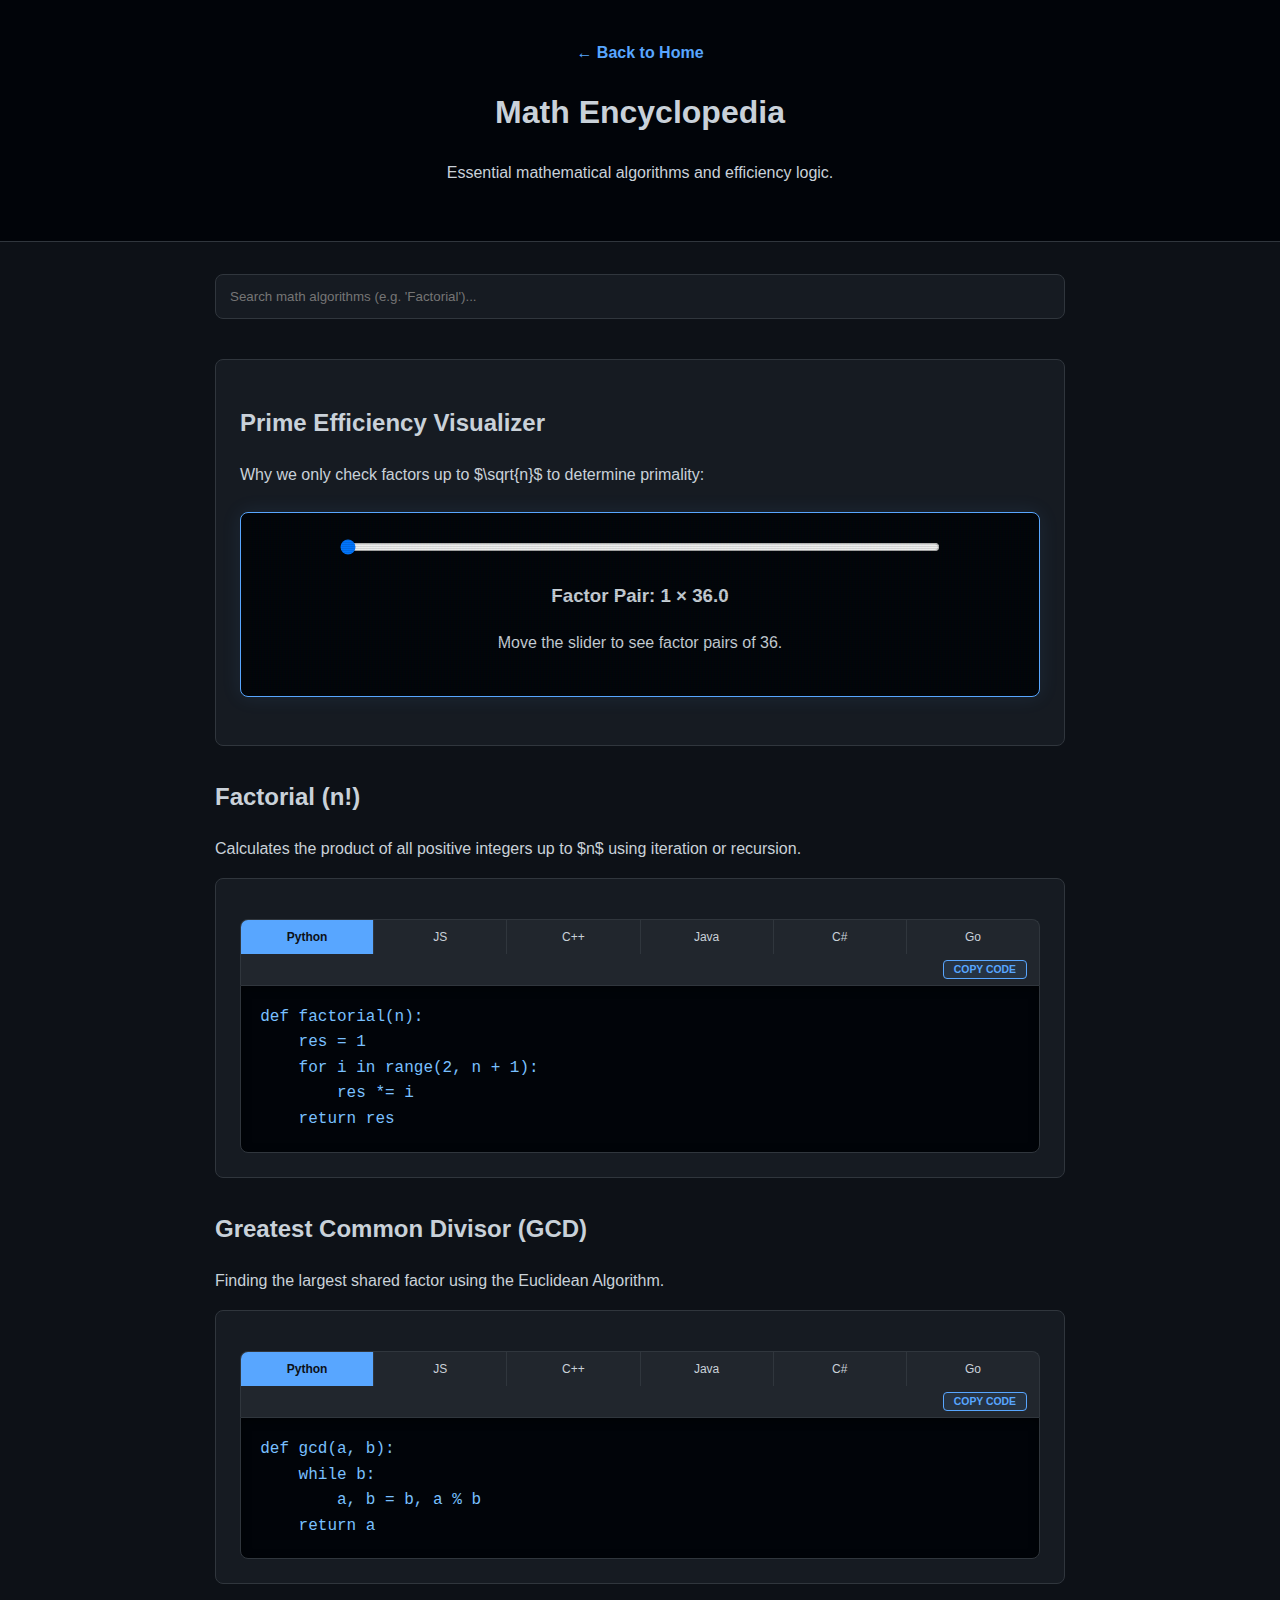
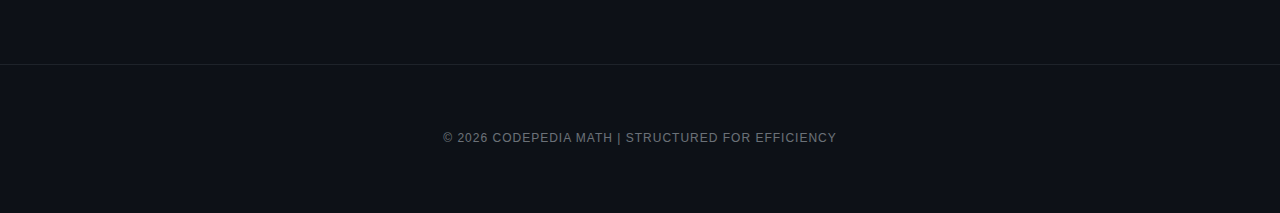
<file: Math.html>
<!DOCTYPE html>
<html lang="en">
<head>
    <meta charset="UTF-8">
    <meta name="viewport" content="width=device-width, initial-scale=1.0">
    <title>Math Encyclopedia | CodePedia</title>
    
    <link rel="stylesheet" href="Style.css">
</head>
<body>

<header>
    <nav><a href="index.html">&larr; Back to Home</a></nav>
    <h1>Math Encyclopedia</h1>
    <p>Essential mathematical algorithms and efficiency logic.</p>
</header>

<div class="container">
    <input type="text" id="pageSearch" class="search-box" placeholder="Search math algorithms (e.g. 'Factorial')...">

    <section class="card">
        <h2>Prime Efficiency Visualizer</h2>
        <p>Why we only check factors up to $\sqrt{n}$ to determine primality:</p>
        <div class="visualizer">
            <input type="range" id="mathSlider" min="1" max="36" value="1" style="width: 80%;">
            <h3 id="visualizer-output">Factor Pair: 1 × 36.0</h3>
            <p id="logic-explanation">Move the slider to see factor pairs of 36.</p>
        </div>
    </section>

    <section>
        <h2>Factorial (n!)</h2>
        <p>Calculates the product of all positive integers up to $n$ using iteration or recursion.</p>
        <div class="card">
            <div class="tabs">
                <button class="tab-btn active" onclick="openLang(event, 'fact-py', 'fact-box')">Python</button>
                <button class="tab-btn" onclick="openLang(event, 'fact-js', 'fact-box')">JS</button>
                <button class="tab-btn" onclick="openLang(event, 'fact-cpp', 'fact-box')">C++</button>
                <button class="tab-btn" onclick="openLang(event, 'fact-java', 'fact-box')">Java</button>
                <button class="tab-btn" onclick="openLang(event, 'fact-cs', 'fact-box')">C#</button>
                <button class="tab-btn" onclick="openLang(event, 'fact-go', 'fact-box')">Go</button>
            </div>
            <div class="code-header">
                <button class="copy-btn" onclick="copyCode('fact-box')">Copy Code</button>
            </div>
            <pre id="fact-box" class="code-display">Loading...</pre>
        </div>
    </section>

    <section>
        <h2>Greatest Common Divisor (GCD)</h2>
        <p>Finding the largest shared factor using the Euclidean Algorithm.</p>
        <div class="card">
            <div class="tabs">
                <button class="tab-btn active" onclick="openLang(event, 'gcd-py', 'gcd-box')">Python</button>
                <button class="tab-btn" onclick="openLang(event, 'gcd-js', 'gcd-box')">JS</button>
                <button class="tab-btn" onclick="openLang(event, 'gcd-cpp', 'gcd-box')">C++</button>
                <button class="tab-btn" onclick="openLang(event, 'gcd-java', 'gcd-box')">Java</button>
                <button class="tab-btn" onclick="openLang(event, 'gcd-cs', 'gcd-box')">C#</button>
                <button class="tab-btn" onclick="openLang(event, 'gcd-go', 'gcd-box')">Go</button>
            </div>
            <div class="code-header">
                <button class="copy-btn" onclick="copyCode('gcd-box')">Copy Code</button>
            </div>
            <pre id="gcd-box" class="code-display">Loading...</pre>
        </div>
    </section>
</div>

<footer>&copy; 2026 CodePedia Math | Structured for Efficiency</footer>

<script src="script.js"></script>
</body>
</html>
</file>
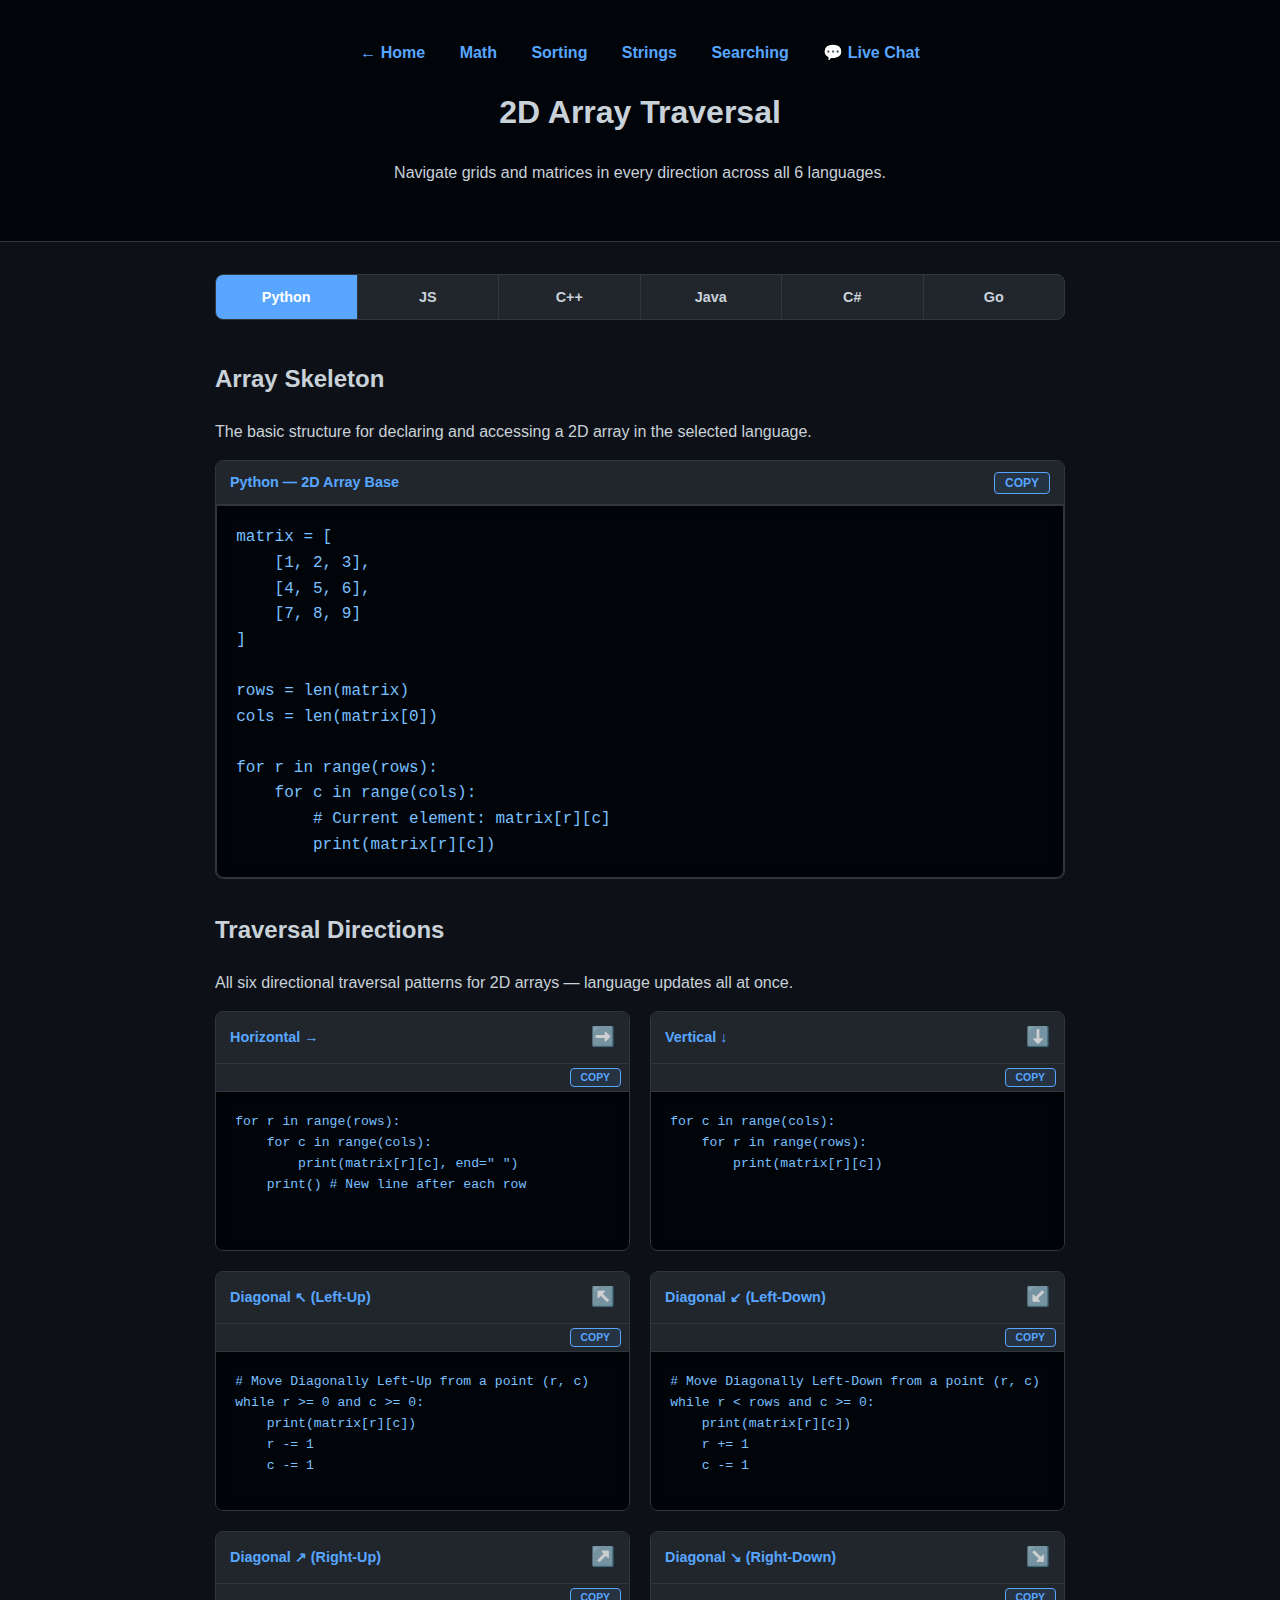
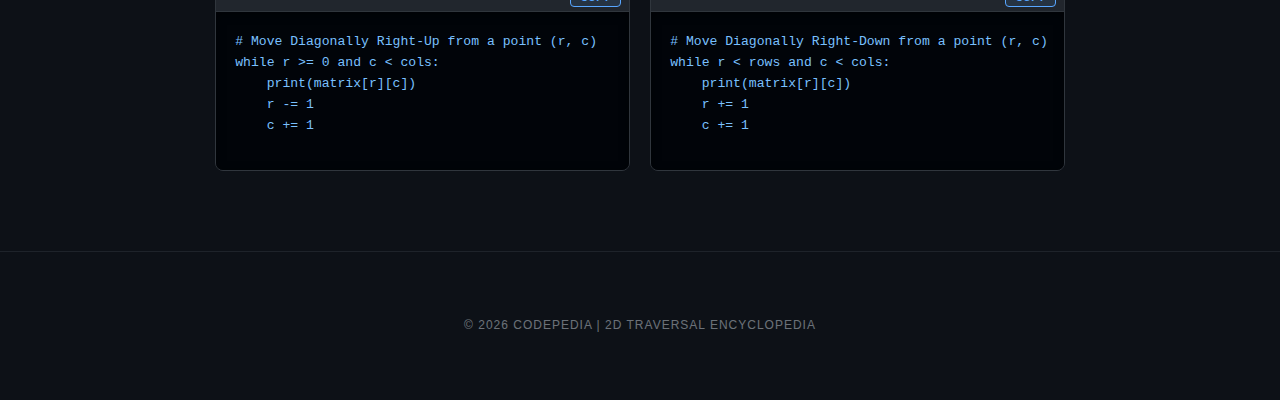
<file: Traversal.html>
<!DOCTYPE html>
<html lang="en">
<head>
    <meta charset="UTF-8">
    <meta name="viewport" content="width=device-width, initial-scale=1.0">
    <title>2D Traversal | CodePedia</title>
    <link rel="stylesheet" href="Style.css">
    <style>
        /* Language selector bar at top */
        .lang-selector {
            display: flex;
            background: var(--tab-bg);
            border: 1px solid var(--border);
            border-radius: 8px;
            overflow: hidden;
            margin-bottom: 2.5rem;
        }

        .lang-btn {
            flex: 1;
            padding: 14px 10px;
            border: none;
            background: none;
            color: var(--text);
            cursor: pointer;
            font-size: 0.9rem;
            font-weight: bold;
            transition: background 0.2s, color 0.2s;
            border-right: 1px solid var(--border);
        }
        .lang-btn:last-child { border-right: none; }
        .lang-btn.active { background: var(--accent); color: white; }
        .lang-btn:hover:not(.active) { background: rgba(88,166,255,0.1); }

        /* Traversal direction grid */
        .traversal-grid {
            display: grid;
            grid-template-columns: repeat(auto-fit, minmax(380px, 1fr));
            gap: 20px;
        }

        .traversal-card {
            background: var(--card);
            border: 1px solid var(--border);
            border-radius: 8px;
            overflow: hidden;
            transition: transform 0.2s;
        }
        .traversal-card:hover { transform: translateY(-2px); }

        .traversal-card-header {
            display: flex;
            justify-content: space-between;
            align-items: center;
            padding: 10px 14px;
            background: var(--tab-bg);
            border-bottom: 1px solid var(--border);
        }

        .traversal-card-header h3 {
            margin: 0;
            font-size: 0.9rem;
            color: var(--accent);
        }

        .direction-icon {
            font-size: 1.2rem;
            opacity: 0.8;
        }

        .traversal-card pre {
            margin: 0;
            border-radius: 0;
            border: none;
            min-height: 120px;
            font-size: 0.82rem;
        }
    </style>
</head>
<body>

<header>
    <nav>
        <a href="index.html">&larr; Home</a>
        <a href="Math.html">Math</a>
        <a href="Sorting.html">Sorting</a>
        <a href="Strings.html">Strings</a>
        <a href="Searching.html">Searching</a>
        <a href="Chat.html">💬 Live Chat</a>
    </nav>
    <h1>2D Array Traversal</h1>
    <p>Navigate grids and matrices in every direction across all 6 languages.</p>
</header>

<div class="container">

    <!-- Single language selector controls everything below -->
    <div class="lang-selector" id="langSelector">
        <button class="lang-btn active" data-lang="py">Python</button>
        <button class="lang-btn" data-lang="js">JS</button>
        <button class="lang-btn" data-lang="cpp">C++</button>
        <button class="lang-btn" data-lang="java">Java</button>
        <button class="lang-btn" data-lang="cs">C#</button>
        <button class="lang-btn" data-lang="go">Go</button>
    </div>

    <!-- Base Skeleton -->
    <section>
        <h2>Array Skeleton</h2>
        <p>The basic structure for declaring and accessing a 2D array in the selected language.</p>
        <div class="card" style="padding: 0; overflow: hidden;">
            <div class="traversal-card-header">
                <h3 id="base-label">Python — 2D Array Base</h3>
                <button class="copy-btn" style="font-size:0.75rem; padding: 3px 10px;" onclick="copyCode('base-box')">Copy</button>
            </div>
            <pre id="base-box" class="code-display">Loading...</pre>
        </div>
    </section>

    <!-- Traversal Directions -->
    <section>
        <h2>Traversal Directions</h2>
        <p>All six directional traversal patterns for 2D arrays — language updates all at once.</p>
        <div class="traversal-grid">

            <div class="traversal-card">
                <div class="traversal-card-header">
                    <h3>Horizontal →</h3>
                    <span class="direction-icon">➡️</span>
                </div>
                <div style="display:flex; justify-content:flex-end; padding: 4px 8px; background: var(--tab-bg); border-bottom: 1px solid var(--border);">
                    <button class="copy-btn" onclick="copyCode('h-box')">Copy</button>
                </div>
                <pre id="h-box" class="code-display">Loading...</pre>
            </div>

            <div class="traversal-card">
                <div class="traversal-card-header">
                    <h3>Vertical ↓</h3>
                    <span class="direction-icon">⬇️</span>
                </div>
                <div style="display:flex; justify-content:flex-end; padding: 4px 8px; background: var(--tab-bg); border-bottom: 1px solid var(--border);">
                    <button class="copy-btn" onclick="copyCode('v-box')">Copy</button>
                </div>
                <pre id="v-box" class="code-display">Loading...</pre>
            </div>

            <div class="traversal-card">
                <div class="traversal-card-header">
                    <h3>Diagonal ↖ (Left-Up)</h3>
                    <span class="direction-icon">↖️</span>
                </div>
                <div style="display:flex; justify-content:flex-end; padding: 4px 8px; background: var(--tab-bg); border-bottom: 1px solid var(--border);">
                    <button class="copy-btn" onclick="copyCode('d1-box')">Copy</button>
                </div>
                <pre id="d1-box" class="code-display">Loading...</pre>
            </div>

            <div class="traversal-card">
                <div class="traversal-card-header">
                    <h3>Diagonal ↙ (Left-Down)</h3>
                    <span class="direction-icon">↙️</span>
                </div>
                <div style="display:flex; justify-content:flex-end; padding: 4px 8px; background: var(--tab-bg); border-bottom: 1px solid var(--border);">
                    <button class="copy-btn" onclick="copyCode('d2-box')">Copy</button>
                </div>
                <pre id="d2-box" class="code-display">Loading...</pre>
            </div>

            <div class="traversal-card">
                <div class="traversal-card-header">
                    <h3>Diagonal ↗ (Right-Up)</h3>
                    <span class="direction-icon">↗️</span>
                </div>
                <div style="display:flex; justify-content:flex-end; padding: 4px 8px; background: var(--tab-bg); border-bottom: 1px solid var(--border);">
                    <button class="copy-btn" onclick="copyCode('d3-box')">Copy</button>
                </div>
                <pre id="d3-box" class="code-display">Loading...</pre>
            </div>

            <div class="traversal-card">
                <div class="traversal-card-header">
                    <h3>Diagonal ↘ (Right-Down)</h3>
                    <span class="direction-icon">↘️</span>
                </div>
                <div style="display:flex; justify-content:flex-end; padding: 4px 8px; background: var(--tab-bg); border-bottom: 1px solid var(--border);">
                    <button class="copy-btn" onclick="copyCode('d4-box')">Copy</button>
                </div>
                <pre id="d4-box" class="code-display">Loading...</pre>
            </div>

        </div>
    </section>
</div>

<footer>&copy; 2026 CodePedia | 2D Traversal Encyclopedia</footer>

<script type="module" src="script.js"></script>
<script type="module">
    // All snippet boxes and their filename prefixes
    const snippets = [
        { prefix: 'base', boxId: 'base-box' },
        { prefix: 'h',    boxId: 'h-box'    },
        { prefix: 'v',    boxId: 'v-box'    },
        { prefix: 'd1',   boxId: 'd1-box'   },
        { prefix: 'd2',   boxId: 'd2-box'   },
        { prefix: 'd3',   boxId: 'd3-box'   },
        { prefix: 'd4',   boxId: 'd4-box'   },
    ];

    const langNames = {
        py: 'Python', js: 'JavaScript', cpp: 'C++',
        java: 'Java', cs: 'C#', go: 'Go'
    };

    async function loadSnippet(prefix, lang, boxId) {
        const box = document.getElementById(boxId);
        box.textContent = '// Loading...';
        try {
            const res = await fetch(`./snippets/${prefix}-${lang}.txt`);
            if (!res.ok) throw new Error('Not found');
            box.textContent = await res.text();
        } catch {
            box.textContent = `// Error: ${prefix}-${lang}.txt not found in /snippets/`;
        }
    }

    function loadAllSnippets(lang) {
        // Update base label
        document.getElementById('base-label').textContent =
            `${langNames[lang]} — 2D Array Base`;

        // Load every snippet for the selected language
        snippets.forEach(({ prefix, boxId }) => {
            loadSnippet(prefix, lang, boxId);
        });
    }

    // Language selector click handler
    document.getElementById('langSelector').addEventListener('click', (e) => {
        const btn = e.target.closest('.lang-btn');
        if (!btn) return;

        document.querySelectorAll('.lang-btn').forEach(b => b.classList.remove('active'));
        btn.classList.add('active');

        loadAllSnippets(btn.dataset.lang);
    });

    // Load Python by default on page load
    document.addEventListener('DOMContentLoaded', () => {
        loadAllSnippets('py');
    });
</script>

</body>
</html>
</file>
<file: Style.css>
/* =========================================
   1. VARIABLES & ADMIN ENGINE
   ========================================= */
   :root {
    --bg: #0d1117;
    --text: #c9d1d9;
    --accent: #58a6ff;
    --card: #161b22;
    --border: #30363d;
    --tab-bg: #21262d;
    --glass: rgba(255, 255, 255, 0.03);
}

/* Hide admin elements by default. Show only when <body> has .admin-mode */
.admin-only, #clear-chat, .admin-area {
    display: none !important;
}

body.admin-mode .admin-only, 
body.admin-mode #clear-chat, 
body.admin-mode .admin-area {
    display: flex !important; /* Toggles visibility via URL ?admin=true */
}

/* =========================================
   2. BASE STYLES
   ========================================= */
body {
    font-family: -apple-system, BlinkMacSystemFont, "Segoe UI", Helvetica, Arial, sans-serif;
    background-color: var(--bg);
    color: var(--text);
    line-height: 1.6;
    margin: 0;
    padding: 0;
    scroll-behavior: smooth;
}

header {
    background: #010409;
    padding: 2.5rem 1rem;
    text-align: center;
    border-bottom: 1px solid var(--border);
}

nav a {
    color: var(--accent);
    text-decoration: none;
    font-weight: bold;
    margin: 0 15px;
}

nav a:hover { text-decoration: underline; }

.container {
    max-width: 850px;
    margin: 2rem auto;
    padding: 0 1.5rem;
}

.search-box {
    width: 100%;
    padding: 14px;
    border-radius: 8px;
    border: 1px solid var(--border);
    background: var(--card);
    color: white;
    margin-bottom: 2.5rem;
    box-sizing: border-box;
    outline: none;
    transition: 0.2s;
}

.search-box:focus { border-color: var(--accent); box-shadow: 0 0 10px rgba(88, 166, 255, 0.2); }

.card {
    background: var(--card);
    border: 1px solid var(--border);
    border-radius: 8px;
    padding: 1.5rem;
    margin-bottom: 2rem;
    position: relative;
    transition: all 0.3s cubic-bezier(0.4, 0, 0.2, 1);
}

.card:hover { 
    transform: translateY(-4px); 
    border-color: var(--accent);
    box-shadow: 0 10px 20px rgba(0,0,0,0.4);
}
/* =========================================
   3. TAB SYSTEM STYLES
   ========================================= */
   .tabs {
    display: flex;
    background: var(--tab-bg);
    border-radius: 8px 8px 0 0;
    overflow: hidden;
    border: 1px solid var(--border);
    border-bottom: none;
    margin-top: 1rem;
}

.tab-btn {
    flex: 1;
    padding: 10px;
    border: none;
    background: transparent;
    color: var(--text);
    cursor: pointer;
    font-size: 0.75rem;
    transition: background 0.2s, color 0.2s;
    border-right: 1px solid var(--border);
    outline: none;
}

.tab-btn:hover:not(.active) {
    background: rgba(255, 255, 255, 0.05);
}

.tab-btn:last-child { border-right: none; }

.tab-btn.active { 
    background: var(--accent); 
    color: #0d1117; /* Dark text on bright accent looks sharper */
    font-weight: bold; 
}

/* =========================================
   4. CODE ENGINE & DISPLAY
   ========================================= */
.code-header {
    display: flex;
    justify-content: flex-end;
    background: var(--tab-bg);
    border-left: 1px solid var(--border);
    border-right: 1px solid var(--border);
    padding: 6px 12px;
}

.copy-btn {
    background: rgba(88, 166, 255, 0.1);
    border: 1px solid var(--accent);
    color: var(--accent);
    border-radius: 4px;
    padding: 3px 10px;
    font-size: 0.65rem;
    font-weight: bold;
    cursor: pointer;
    transition: 0.2s;
    text-transform: uppercase;
}

.copy-btn:hover { 
    background: var(--accent); 
    color: #0d1117; 
}

.code-display, pre {
    background: #010409; /* Deeper black for code focus */
    padding: 1.2rem;
    border-radius: 0 0 8px 8px;
    border: 1px solid var(--border);
    color: #79c0ff;
    font-family: 'Fira Code', 'Courier New', monospace; /* Fira Code is more modern */
    overflow-x: auto;
    margin: 0;
    min-height: 100px;
    white-space: pre;
    box-shadow: inset 0 2px 10px rgba(0,0,0,0.5);
}

/* Custom Scrollbar for Code Blocks */
.code-display::-webkit-scrollbar, pre::-webkit-scrollbar {
    height: 6px;
}

.code-display::-webkit-scrollbar-thumb, pre::-webkit-scrollbar-thumb {
    background: var(--border);
    border-radius: 10px;
}

.code-display::-webkit-scrollbar-thumb:hover, pre::-webkit-scrollbar-thumb:hover {
    background: var(--accent);
}
/* =========================================
   5. MATH & VISUALIZATION BLOCKS
   ========================================= */
   .visualizer {
    background: #010409;
    padding: 1.5rem;
    border-radius: 8px;
    margin: 1.5rem 0;
    border: 1px solid var(--accent);
    text-align: center;
    box-shadow: 0 0 20px rgba(88, 166, 255, 0.1);
    position: relative;
    overflow: hidden;
}

/* Subtle "scanline" effect for math visualizers */
.visualizer::before {
    content: "";
    position: absolute;
    top: 0; left: 0; width: 100%; height: 100%;
    background: linear-gradient(rgba(18, 16, 16, 0) 50%, rgba(0, 0, 0, 0.1) 50%), 
                linear-gradient(90deg, rgba(255, 0, 0, 0.02), rgba(0, 255, 0, 0.01), rgba(0, 0, 255, 0.02));
    background-size: 100% 2px, 3px 100%;
    pointer-events: none;
}

/* =========================================
   6. CATEGORY GRID SYSTEM
   ========================================= */
.category-grid {
    display: grid;
    /* auto-fill keeps card sizes consistent even with few items */
    grid-template-columns: repeat(auto-fill, minmax(260px, 1fr));
    gap: 25px;
    margin-top: 2rem;
}

/* Container for category cards */
.content-card {
    display: flex;
    flex-direction: column;
    justify-content: space-between;
    min-height: 200px;
    background: var(--card);
    padding: 1.5rem;
    border-radius: 12px;
    border: 1px solid var(--border);
    transition: all 0.3s ease;
}

.content-card:hover {
    border-color: var(--accent);
    transform: translateY(-5px);
    box-shadow: 0 8px 25px rgba(0,0,0,0.5);
}

.browse-link {
    display: inline-block;
    margin-top: 15px;
    padding: 8px 16px;
    color: var(--accent);
    border: 1px solid var(--accent);
    border-radius: 6px;
    text-decoration: none;
    font-size: 0.8rem;
    font-weight: bold;
    text-align: center;
    transition: all 0.2s;
    background: transparent;
}

.browse-link:hover {
    background: var(--accent);
    color: #0d1117;
    text-decoration: none;
    box-shadow: 0 0 10px var(--accent);
}

/* =========================================
   7. FOOTER
   ========================================= */
footer { 
    text-align: center; 
    padding: 4rem 0; 
    opacity: 0.5; 
    font-size: 0.75rem; 
    border-top: 1px solid var(--border); 
    margin-top: 5rem;
    letter-spacing: 1px;
    text-transform: uppercase;
}
/* =========================================
   8. CHAT INTERFACE & CONTROLS
   ========================================= */
   .chat-controls {
    display: flex;
    gap: 15px;
    margin-bottom: 20px;
    flex-wrap: wrap;
    background: rgba(255, 255, 255, 0.02);
    padding: 15px;
    border-radius: 8px;
    border: 1px solid var(--border);
}

.chat-input-group {
    display: flex;
    flex-direction: column;
    gap: 6px;
    flex: 1;
    min-width: 140px;
}

.chat-input-group label {
    font-size: 0.7rem;
    color: var(--accent);
    font-weight: bold;
    text-transform: uppercase;
    letter-spacing: 0.5px;
}

.chat-select, .chat-nick {
    padding: 10px;
    background: var(--bg);
    border: 1px solid var(--border);
    border-radius: 6px;
    color: white;
    outline: none;
    transition: all 0.2s;
}

.chat-select:focus, .chat-nick:focus {
    border-color: var(--accent);
    box-shadow: 0 0 8px rgba(88, 166, 255, 0.3);
}

/* =========================================
   9. THE CHAT WINDOW (Glassmorphism)
   ========================================= */
#chat-window {
    height: 480px;
    overflow-y: auto;
    background: linear-gradient(to bottom, #0d1117, #010409);
    border: 1px solid var(--border);
    border-radius: 12px;
    padding: 25px;
    margin-bottom: 15px;
    display: flex;
    flex-direction: column;
    gap: 14px;
    position: relative;
}

/* Modern Message Bubbles */
.message { 
    padding: 12px 18px; 
    border-radius: 15px; 
    background: rgba(255, 255, 255, 0.04); 
    border: 1px solid rgba(255, 255, 255, 0.1);
    backdrop-filter: blur(10px); /* The Glass Effect */
    max-width: 85%;
    align-self: flex-start;
    animation: fadeIn 0.3s ease-out;
    position: relative;
}

/* Message Hover Effect */
.message:hover {
    border-color: rgba(88, 166, 255, 0.4);
    background: rgba(255, 255, 255, 0.06);
}

/* Custom Chat Scrollbar */
#chat-window::-webkit-scrollbar {
    width: 5px;
}

#chat-window::-webkit-scrollbar-track {
    background: transparent;
}

#chat-window::-webkit-scrollbar-thumb {
    background: var(--border);
    border-radius: 10px;
}

#chat-window:hover::-webkit-scrollbar-thumb {
    background: var(--accent);
}
/* =========================================
   10. CHAT LAYOUT & SIDEBAR
   ========================================= */
   .chat-layout {
    display: flex;
    gap: 20px;
    align-items: flex-start;
}

.main-chat { 
    flex: 3; 
    min-width: 0; /* Prevents flexbox overflow */
}

.clan-sidebar {
    flex: 1;
    background: var(--card);
    border: 1px solid var(--border);
    border-radius: 12px;
    padding: 20px;
    height: 550px; /* Adjusted to match window + form */
    display: flex;
    flex-direction: column;
    overflow-y: auto;
}

/* Sidebar Scrollbar */
.clan-sidebar::-webkit-scrollbar { width: 4px; }
.clan-sidebar::-webkit-scrollbar-thumb { background: var(--border); border-radius: 10px; }

.member-item {
    padding: 10px 12px;
    border-bottom: 1px solid rgba(255, 255, 255, 0.05);
    cursor: pointer;
    font-size: 0.85rem;
    display: flex;
    justify-content: space-between;
    align-items: center;
    transition: all 0.2s;
    border-left: 2px solid transparent;
}

.member-item:hover { 
    background: rgba(88, 166, 255, 0.05); 
    border-left-color: var(--accent);
    padding-left: 15px;
}

.rank-badge { 
    font-size: 0.6rem; 
    padding: 2px 6px; 
    border-radius: 4px; 
    background: var(--tab-bg);
    color: var(--accent);
    border: 1px solid var(--border);
    text-transform: uppercase;
}

/* =========================================
   11. ADMIN CONTROLS (The Wipe Button)
   ========================================= */
.admin-area {
    margin-top: 12px;
    display: none; /* Controlled by body.admin-mode in Part 1 */
    justify-content: flex-end;
}

.clear-btn {
    background: rgba(218, 54, 51, 0.1);
    color: #ff6b6b;
    border: 1px solid #da3633;
    padding: 6px 14px;
    border-radius: 6px;
    cursor: pointer;
    font-size: 0.65rem;
    font-weight: bold;
    text-transform: uppercase;
    letter-spacing: 1px;
    transition: all 0.2s;
}

.clear-btn:hover {
    background: #da3633;
    color: white;
    box-shadow: 0 0 12px rgba(218, 54, 51, 0.4);
}

/* =========================================
   12. INPUT FORM AREA
   ========================================= */
#chat-form {
    display: flex;
    gap: 12px;
    padding: 18px;
    background: var(--card);
    border: 1px solid var(--border);
    border-radius: 12px;
    margin-top: 10px;
}

/* Inline code tags within chat messages */
.chat-code {
    background: #1e1e1e;
    color: #ce9178; /* Classic VS Code String color */
    padding: 2px 6px;
    border-radius: 4px;
    font-family: 'Fira Code', monospace;
    font-size: 0.85rem;
    border: 1px solid rgba(255,255,255,0.1);
}
/* =========================================
   13. INPUT BAR & FIELD FOCUS
   ========================================= */
   #msg-input {
    flex-grow: 1;
    padding: 12px 16px;
    background: rgba(0, 0, 0, 0.2);
    border: 1px solid var(--border);
    color: #fff;
    border-radius: 8px;
    outline: none;
    font-size: 0.95rem;
    transition: all 0.2s cubic-bezier(0.4, 0, 0.2, 1);
}

#msg-input:focus {
    border-color: var(--accent);
    background: rgba(255, 255, 255, 0.03);
    box-shadow: 0 0 15px rgba(88, 166, 255, 0.15);
}

#msg-input::placeholder {
    color: rgba(201, 209, 217, 0.3);
}

/* =========================================
   14. MEME & IMAGE DISPLAY
   ========================================= */
.meme-container {
    background: rgba(0, 0, 0, 0.3);
    padding: 8px;
    border-radius: 12px;
    display: inline-block;
    margin-top: 8px;
    border: 1px solid rgba(255, 255, 255, 0.05);
    backdrop-filter: blur(4px);
}

.chat-meme {
    max-width: 100%; /* Better for mobile/small sidebars */
    max-height: 350px;
    border-radius: 6px;
    display: block;
    cursor: zoom-in;
    border: 1px solid var(--border);
    transition: all 0.3s ease;
    box-shadow: 0 4px 15px rgba(0, 0, 0, 0.5);
}

.chat-meme:hover {
    transform: scale(1.01);
    border-color: var(--accent);
    box-shadow: 0 0 20px rgba(88, 166, 255, 0.2);
}

/* Fix for broken images or slow loading */
.chat-meme:not([src]) {
    visibility: hidden;
}
/* =========================================
   15. IDE WRAPPER & SPLIT-VIEW
   ========================================= */
   .main-wrapper {
    display: flex;
    gap: 25px;
    align-items: flex-start;
    transition: all 0.5s cubic-bezier(0.175, 0.885, 0.32, 1.275);
    width: 100%;
    margin-top: 20px;
    will-change: transform, gap;
}

.chat-section {
    flex: 1.4; /* Slightly wider for the code editor area */
    min-width: 0;
    display: flex;
    flex-direction: column;
    gap: 20px;
}

/* =========================================
   16. THE LIVE PREVIEW (Virtual Monitor)
   ========================================= */
#preview-container {
    flex: 1;
    background: #010409;
    border: 1px solid var(--accent);
    border-radius: 12px;
    overflow: hidden;
    display: none; /* Controlled by JS Run Button */
    position: sticky;
    top: 20px;
    height: calc(100vh - 60px);
    box-shadow: 0 0 40px rgba(0, 0, 0, 0.6), 
                inset 0 0 20px rgba(88, 166, 255, 0.05);
    z-index: 10;
}

#live-preview {
    width: 100%;
    height: calc(100% - 60px); /* Leave room for the header/footer */
    background: #fdfdfd; /* Soft white to avoid eye strain */
    border: none;
    transition: opacity 0.3s ease;
}

/* Add a "Power-On" animation when preview opens */
#preview-container.active {
    display: block;
    animation: slideInRight 0.4s ease-out;
}

@keyframes slideInRight {
    from { opacity: 0; transform: translateX(50px); }
    to { opacity: 1; transform: translateX(0); }
}

/* =========================================
   17. NICKNAME GATE (Login Shield)
   ========================================= */
   #chat-gate {
    position: fixed; /* Locked to screen */
    top: 0; left: 0; 
    width: 100vw; height: 100vh;
    background: rgba(8, 8, 12, 0.95);
    z-index: 9999;
    display: flex; 
    align-items: center; 
    justify-content: center;
    backdrop-filter: blur(15px);
}

.gate-card {
    text-align: center;
    padding: 60px 40px;
    border: 1px solid var(--accent);
    background: #0d1117;
    box-shadow: 0 0 50px rgba(88, 166, 255, 0.2);
    max-width: 400px;
    width: 90%;
    border-radius: 12px;
    animation: pulseBorder 3s infinite;
}

@keyframes pulseBorder {
    0% { border-color: var(--accent); box-shadow: 0 0 20px rgba(88, 166, 255, 0.2); }
    50% { border-color: #fff; box-shadow: 0 0 40px rgba(88, 166, 255, 0.4); }
    100% { border-color: var(--accent); box-shadow: 0 0 20px rgba(88, 166, 255, 0.2); }
}

/* =========================================
   18. UTILITY & FOOTER ACTIONS
   ========================================= */
.footer-actions {
    display: flex;
    justify-content: space-between;
    align-items: center;
    padding: 15px 5px;
    border-top: 1px solid var(--border);
    margin-top: 10px;
}

.control-group {
    display: flex;
    gap: 10px;
    align-items: center;
}

/* =========================================
   19. MOBILE ADAPTATION
   ========================================= */
@media (max-width: 1150px) {
    .main-wrapper { 
        flex-direction: column; 
        gap: 15px;
    }
    
    .chat-layout {
        flex-direction: column;
    }

    .clan-sidebar {
        width: 100%;
        height: 300px; /* Shorter on mobile */
        order: 2; /* Moves sidebar below chat */
    }

    #preview-container { 
        position: relative; 
        top: 0; 
        height: 60vh; 
        width: 100%; 
        flex: none;
    }
}

/* =========================================
   20. CODE SNIPPET BUBBLES (Special Case)
   ========================================= */
.code-snippet-msg {
    background: #010409;
    border: 1px solid var(--border);
    border-radius: 8px;
    padding: 15px;
    margin-top: 10px;
    font-family: 'Fira Code', monospace;
    position: relative;
    overflow: hidden;
    box-shadow: inset 0 0 15px rgba(0,0,0,0.5);
}

.code-snippet-msg::after {
    content: "CODE_EXECUTABLE";
    position: absolute;
    top: 5px;
    right: 10px;
    font-size: 0.5rem;
    color: var(--accent);
    opacity: 0.5;
}

/* =========================================
   21. SNIPPET EXECUTION (The Engine)
   ========================================= */
   .chat-code {
    display: block;
    color: #79c0ff;
    font-size: 0.85rem;
    line-height: 1.5;
    white-space: pre-wrap;
    word-break: break-all;
    margin-bottom: 12px;
    background: rgba(0, 0, 0, 0.3);
    padding: 10px;
    border-radius: 6px;
    border: 1px solid rgba(255, 255, 255, 0.05);
}

.run-btn {
    background: var(--accent);
    color: #0d1117;
    border: none;
    padding: 6px 14px;
    border-radius: 4px;
    font-size: 0.65rem;
    font-weight: 800;
    cursor: pointer;
    text-transform: uppercase;
    transition: all 0.2s cubic-bezier(0.175, 0.885, 0.32, 1.275);
    display: inline-flex;
    align-items: center;
    gap: 6px;
    letter-spacing: 0.5px;
}

.run-btn:hover {
    box-shadow: 0 0 20px rgba(88, 166, 255, 0.5);
    transform: scale(1.05) translateY(-1px);
}

.run-btn:active {
    transform: scale(0.98);
}

/* =========================================
   22. PREVIEW HEADER & STATUS
   ========================================= */
.preview-header {
    background: var(--tab-bg);
    padding: 12px 18px;
    border-bottom: 1px solid var(--border);
    display: flex;
    justify-content: space-between;
    align-items: center;
    font-size: 0.7rem;
    font-weight: bold;
    color: var(--accent);
    letter-spacing: 1px;
    text-transform: uppercase;
}

.status-dot {
    display: inline-block;
    width: 8px;
    height: 8px;
    background-color: var(--accent);
    border-radius: 50%;
    margin-right: 8px;
    box-shadow: 0 0 8px var(--accent);
    animation: statusPulse 1.5s infinite;
}

@keyframes statusPulse {
    0% { transform: scale(1); opacity: 1; }
    50% { transform: scale(1.3); opacity: 0.5; box-shadow: 0 0 15px var(--accent); }
    100% { transform: scale(1); opacity: 1; }
}

/* Ensure the code display in preview is legible */
.preview-footer {
    background: #010409;
    padding: 8px 15px;
    border-top: 1px solid var(--border);
    font-size: 0.65rem;
    color: #444;
}

/* =========================================
   23. PREVIEW DISMISSAL & CLOSE
   ========================================= */
   .close-preview {
    background: rgba(255, 68, 68, 0.1);
    border: 1px solid transparent;
    color: #ff4444;
    width: 32px;
    height: 32px;
    border-radius: 6px;
    display: flex;
    align-items: center;
    justify-content: center;
    cursor: pointer;
    font-size: 1.2rem;
    line-height: 1;
    transition: all 0.2s ease;
}

.close-preview:hover {
    background: #ff4444;
    color: #fff;
    box-shadow: 0 0 15px rgba(255, 68, 68, 0.4);
}

/* =========================================
   24. ADMIN PANEL (CREATOR TOOLS)
   ========================================= */
#admin-preview-controls {
    padding: 25px;
    background: #09090b;
    border-top: 1px solid #da3633; /* Red border to signal Admin Power */
    display: none; /* Controlled by JS via 'admin-mode' class */
    text-align: center;
    box-shadow: inset 0 10px 20px rgba(0,0,0,0.5);
}

/* Shows panel only when body is in admin-mode */
body.admin-mode #admin-preview-controls {
    display: block !important;
}

.auth-note {
    font-size: 10px;
    color: #da3633;
    opacity: 0.6;
    margin-top: 12px;
    text-transform: uppercase;
    letter-spacing: 2px;
    font-weight: bold;
}

/* Animation for System Pulse */
@keyframes pulse {
    0% { opacity: 1; transform: scale(1); }
    50% { opacity: 0.3; transform: scale(0.95); }
    100% { opacity: 1; transform: scale(1); }
}
</file>
